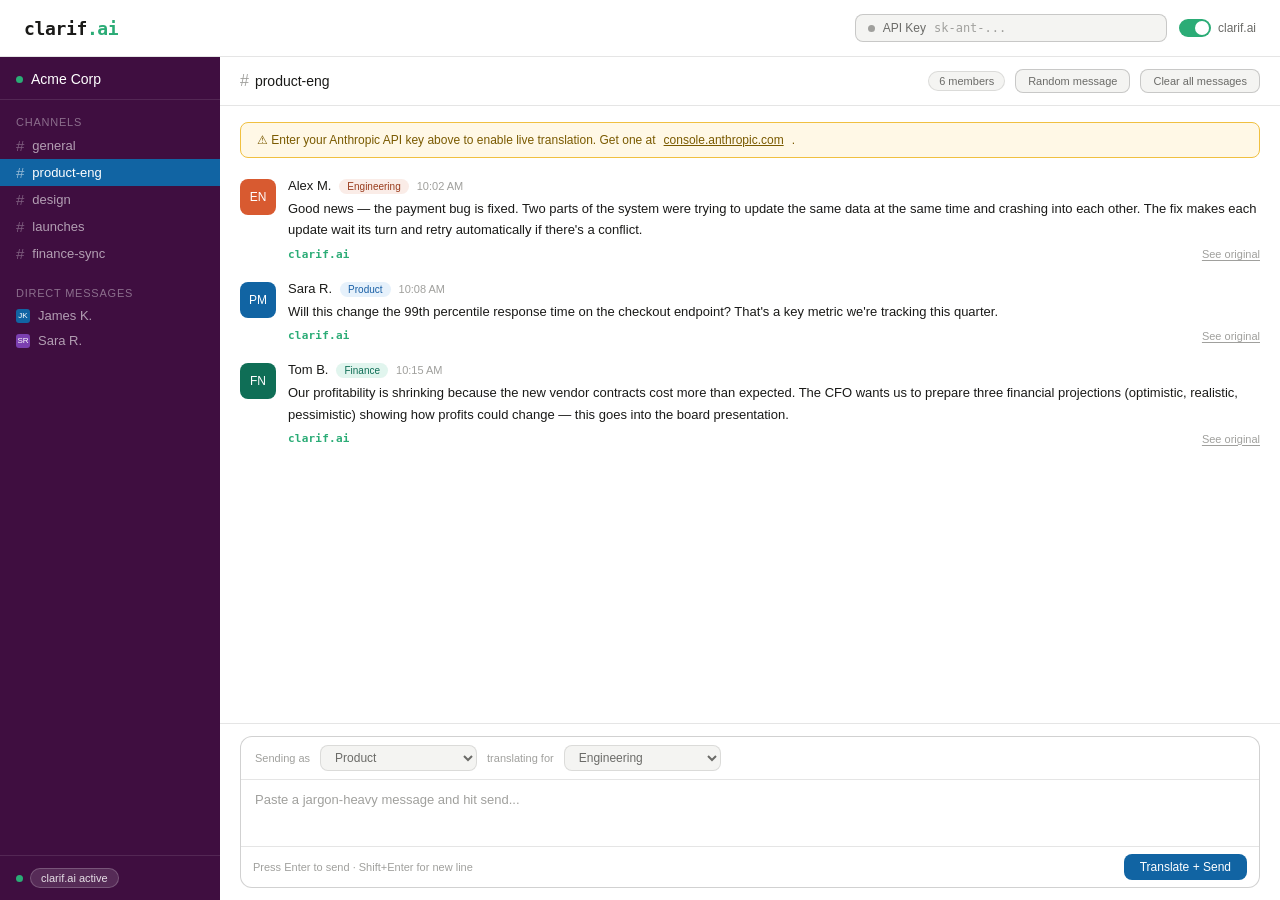
<file: clarif.ai/index.html>
<!DOCTYPE html>
<html lang="en">
<head>
  <meta charset="UTF-8" />
  <meta name="viewport" content="width=device-width, initial-scale=1.0" />
  <title>clarif.ai — speak every department's language</title>
  <style>
    *, *::before, *::after { box-sizing: border-box; margin: 0; padding: 0; }

    :root {
      --bg: #f9f9f8;
      --surface: #ffffff;
      --surface2: #f4f4f2;
      --border: rgba(0,0,0,0.1);
      --border2: rgba(0,0,0,0.18);
      --text: #1a1a18;
      --text2: #6b6b68;
      --text3: #a0a09d;
      --green: #2BAC76;
      --green-bg: #e8f7f1;
      --green-text: #0f6e49;
      --blue: #1164A3;
      --radius-md: 8px;
      --radius-lg: 12px;
      --font: -apple-system, BlinkMacSystemFont, 'Segoe UI', sans-serif;
      --font-mono: 'SF Mono', 'Fira Code', monospace;
    }

    @media (prefers-color-scheme: dark) {
      :root {
        --bg: #1a1a18;
        --surface: #242422;
        --surface2: #2e2e2c;
        --border: rgba(255,255,255,0.1);
        --border2: rgba(255,255,255,0.18);
        --text: #f0f0ee;
        --text2: #a0a09d;
        --text3: #6b6b68;
        --green-bg: #0d3d27;
        --green-text: #5dcaa5;
      }
    }

    body {
      font-family: var(--font);
      background: var(--bg);
      color: var(--text);
      min-height: 100vh;
      display: flex;
      flex-direction: column;
    }

    /* ── TOP NAV ── */
    .nav {
      display: flex;
      align-items: center;
      justify-content: space-between;
      padding: 14px 24px;
      background: var(--surface);
      border-bottom: 0.5px solid var(--border);
    }

    .nav-logo {
      font-size: 18px;
      font-weight: 600;
      color: var(--text);
      letter-spacing: -0.02em;
      font-family: var(--font-mono);
    }

    .nav-logo span { color: var(--green); }

    .nav-right {
      display: flex;
      align-items: center;
      gap: 12px;
    }

    .api-key-wrap {
      display: flex;
      align-items: center;
      gap: 8px;
      background: var(--surface2);
      border: 0.5px solid var(--border2);
      border-radius: var(--radius-md);
      padding: 6px 12px;
    }

    .api-key-wrap label {
      font-size: 12px;
      color: var(--text2);
      white-space: nowrap;
    }

    .api-key-input {
      border: none;
      background: transparent;
      font-size: 12px;
      color: var(--text);
      font-family: var(--font-mono);
      width: 220px;
      outline: none;
    }

    .api-key-input::placeholder { color: var(--text3); }

    .status-dot {
      width: 7px;
      height: 7px;
      border-radius: 50%;
      background: var(--text3);
      flex-shrink: 0;
      transition: background 0.3s;
    }
    .status-dot.active { background: var(--green); animation: pulse 2s infinite; }
    @keyframes pulse { 0%,100%{opacity:1} 50%{opacity:.4} }

    .toggle-wrap {
      display: flex;
      align-items: center;
      gap: 7px;
      font-size: 12px;
      color: var(--text2);
    }

    .toggle {
      position: relative;
      width: 32px;
      height: 18px;
      flex-shrink: 0;
    }
    .toggle input { opacity: 0; width: 0; height: 0; }
    .tog-slider {
      position: absolute;
      inset: 0;
      background: var(--border2);
      border-radius: 18px;
      cursor: pointer;
      transition: background .2s;
    }
    .tog-slider::before {
      content: '';
      position: absolute;
      width: 14px; height: 14px;
      left: 2px; bottom: 2px;
      background: white;
      border-radius: 50%;
      transition: transform .2s;
    }
    input:checked + .tog-slider { background: var(--green); }
    input:checked + .tog-slider::before { transform: translateX(14px); }

    /* ── LAYOUT ── */
    .app {
      display: flex;
      flex: 1;
      height: calc(100vh - 57px);
    }

    /* ── SIDEBAR ── */
    .sidebar {
      width: 220px;
      background: #3F0E40;
      display: flex;
      flex-direction: column;
      flex-shrink: 0;
    }

    .sb-workspace {
      padding: 14px 16px 12px;
      border-bottom: 1px solid rgba(255,255,255,0.1);
      display: flex;
      align-items: center;
      gap: 8px;
    }

    .sb-workspace-name {
      font-size: 14px;
      font-weight: 500;
      color: #fff;
    }

    .sb-section { padding: 16px 0 4px; }

    .sb-section-label {
      font-size: 11px;
      color: rgba(255,255,255,0.4);
      padding: 0 16px;
      text-transform: uppercase;
      letter-spacing: .07em;
      margin-bottom: 4px;
    }

    .sb-item {
      display: flex;
      align-items: center;
      gap: 8px;
      padding: 5px 16px;
      font-size: 13px;
      color: rgba(255,255,255,0.6);
      cursor: pointer;
      transition: background .1s;
    }
    .sb-item:hover { background: rgba(255,255,255,0.07); }
    .sb-item.active { background: #1164A3; color: #fff; }
    .sb-hash { font-size: 15px; opacity: .55; }

    .sb-footer {
      margin-top: auto;
      padding: 12px 16px;
      border-top: 1px solid rgba(255,255,255,0.1);
    }

    .sb-brand {
      display: flex;
      align-items: center;
      gap: 7px;
    }

    .sb-brand-pill {
      background: rgba(255,255,255,0.12);
      border: 1px solid rgba(255,255,255,0.2);
      border-radius: 20px;
      padding: 3px 10px;
      font-size: 11px;
      color: rgba(255,255,255,0.85);
      font-weight: 500;
    }

    /* ── MAIN CHAT ── */
    .chat-main {
      flex: 1;
      display: flex;
      flex-direction: column;
      min-width: 0;
      background: var(--surface);
    }

    .chat-header {
      display: flex;
      align-items: center;
      justify-content: space-between;
      padding: 12px 20px;
      border-bottom: 0.5px solid var(--border);
      flex-shrink: 0;
    }

    .chat-header-title {
      display: flex;
      align-items: center;
      gap: 6px;
      font-size: 14px;
      font-weight: 500;
    }

    .chat-hash { font-size: 16px; color: var(--text3); }

    .members-badge {
      font-size: 11px;
      color: var(--text2);
      background: var(--surface2);
      border: 0.5px solid var(--border);
      border-radius: 20px;
      padding: 3px 10px;
    }

    /* ── MESSAGES ── */
    .messages {
      flex: 1;
      overflow-y: auto;
      padding: 20px;
      display: flex;
      flex-direction: column;
      gap: 20px;
    }

    .msg {
      display: flex;
      gap: 12px;
    }

    .msg-avatar {
      width: 36px;
      height: 36px;
      border-radius: 8px;
      display: flex;
      align-items: center;
      justify-content: center;
      font-size: 12px;
      font-weight: 500;
      color: #fff;
      flex-shrink: 0;
      margin-top: 1px;
    }

    .msg-content { flex: 1; min-width: 0; }

    .msg-meta {
      display: flex;
      align-items: baseline;
      gap: 8px;
      margin-bottom: 4px;
      flex-wrap: wrap;
    }

    .msg-name { font-size: 13px; font-weight: 500; }

    .msg-dept {
      font-size: 10px;
      padding: 2px 8px;
      border-radius: 10px;
      font-weight: 500;
    }

    .msg-time { font-size: 11px; color: var(--text3); }

    .msg-text { font-size: 13px; line-height: 1.65; color: var(--text); }

    /* ── CLARIF FOOTER ── */
    .clarif-logo-text {
      font-size: 11px;
      font-weight: 600;
      color: var(--green);
      font-family: var(--font-mono);
      letter-spacing: .02em;
    }

    .clarif-footer {
      display: flex;
      align-items: center;
      justify-content: space-between;
      margin-top: 7px;
    }

    .see-original-btn {
      font-size: 11px;
      color: var(--text3);
      background: none;
      border: none;
      cursor: pointer;
      padding: 0;
      font-family: var(--font);
      text-decoration: underline;
      text-underline-offset: 2px;
    }
    .see-original-btn:hover { color: var(--text2); }

    .msg-original {
      margin-top: 8px;
      padding: 8px 12px;
      background: var(--surface2);
      border-radius: var(--radius-md);
      font-size: 12px;
      line-height: 1.6;
      color: var(--text2);
      font-style: italic;
    }

    .loading-dots {
      display: inline-flex;
      gap: 4px;
      align-items: center;
    }

    .loading-dots span {
      width: 5px; height: 5px;
      border-radius: 50%;
      background: var(--green);
      animation: dotblink 1.2s infinite;
    }
    .loading-dots span:nth-child(2) { animation-delay: .2s; }
    .loading-dots span:nth-child(3) { animation-delay: .4s; }
    @keyframes dotblink { 0%,80%,100%{opacity:.15} 40%{opacity:1} }

    /* ── COMPOSER ── */
    .composer {
      padding: 12px 20px;
      border-top: 0.5px solid var(--border);
      flex-shrink: 0;
    }

    .composer-box {
      border: 0.5px solid var(--border2);
      border-radius: var(--radius-lg);
      overflow: hidden;
      background: var(--surface);
    }

    .composer-controls {
      display: flex;
      align-items: center;
      gap: 10px;
      padding: 8px 14px;
      border-bottom: 0.5px solid var(--border);
      flex-wrap: wrap;
    }

    .composer-label { font-size: 11px; color: var(--text3); }

    .dept-select {
      font-size: 12px;
      background: var(--surface2);
      border: 0.5px solid var(--border);
      color: var(--text2);
      border-radius: var(--radius-md);
      padding: 4px 10px;
      cursor: pointer;
      outline: none;
      font-family: var(--font);
    }

    .composer-textarea {
      width: 100%;
      border: none;
      background: transparent;
      font-size: 13px;
      color: var(--text);
      padding: 10px 14px;
      resize: none;
      font-family: var(--font);
      outline: none;
      line-height: 1.6;
    }

    .composer-textarea::placeholder { color: var(--text3); }

    .composer-actions {
      display: flex;
      align-items: center;
      justify-content: space-between;
      padding: 7px 12px;
      border-top: 0.5px solid var(--border);
    }

    .composer-hint { font-size: 11px; color: var(--text3); }

    .send-btn {
      font-size: 12px;
      font-weight: 500;
      color: #fff;
      background: var(--blue);
      border: none;
      border-radius: var(--radius-md);
      padding: 6px 16px;
      cursor: pointer;
      transition: opacity .15s;
      font-family: var(--font);
    }

    .send-btn:hover { opacity: .85; }
    .send-btn:disabled { opacity: .45; cursor: not-allowed; }

    /* ── API KEY BANNER ── */
    .api-banner {
      background: #fff8e6;
      border: 0.5px solid #f0c040;
      border-radius: var(--radius-md);
      padding: 10px 16px;
      font-size: 12px;
      color: #7a5a00;
      margin: 16px 20px 0;
      display: flex;
      align-items: center;
      gap: 8px;
    }
    .api-banner.hidden { display: none; }
    .api-banner a { color: #7a5a00; }

    /* ── CLEAR BUTTON ── */
    .clear-btn {
      font-size: 11px;
      font-weight: 500;
      color: var(--text2);
      background: var(--surface2);
      border: 0.5px solid var(--border2);
      border-radius: var(--radius-md);
      padding: 5px 12px;
      cursor: pointer;
      transition: background .15s, color .15s;
      font-family: var(--font);
    }
    .clear-btn:hover { background: #fde8e8; color: #b91c1c; border-color: #f8b4b4; }

    /* ── RANDOM MESSAGE BUTTON ── */
    .random-btn {
      font-size: 11px;
      font-weight: 500;
      color: var(--text2);
      background: var(--surface2);
      border: 0.5px solid var(--border2);
      border-radius: var(--radius-md);
      padding: 5px 12px;
      cursor: pointer;
      transition: background .15s, color .15s;
      font-family: var(--font);
    }
    .random-btn:hover { background: #e8f0fe; color: #1a56c4; border-color: #a8c0f8; }

    /* ── SCROLLBAR ── */
    .messages::-webkit-scrollbar { width: 4px; }
    .messages::-webkit-scrollbar-track { background: transparent; }
    .messages::-webkit-scrollbar-thumb { background: var(--border2); border-radius: 4px; }
  </style>
</head>
<body>

<!-- TOP NAV -->
<nav class="nav">
  <div class="nav-logo">clarif<span>.ai</span></div>
  <div class="nav-right">
    <div class="api-key-wrap">
      <div class="status-dot" id="status-dot"></div>
      <label for="api-key-input">API Key</label>
      <input
        type="password"
        class="api-key-input"
        id="api-key-input"
        placeholder="sk-ant-..."
        autocomplete="off"
        oninput="handleApiKeyInput(this.value)"
      />
    </div>
    <div class="toggle-wrap">
      <label class="toggle">
        <input type="checkbox" id="clarif-toggle" checked onchange="toggleClarif(this.checked)">
        <span class="tog-slider"></span>
      </label>
      clarif.ai
    </div>
  </div>
</nav>

<!-- APP SHELL -->
<div class="app">

  <!-- SIDEBAR -->
  <aside class="sidebar">
    <div class="sb-workspace">
      <div class="status-dot active" style="flex-shrink:0"></div>
      <span class="sb-workspace-name">Acme Corp</span>
    </div>
    <div class="sb-section">
      <div class="sb-section-label">Channels</div>
      <div class="sb-item"><span class="sb-hash">#</span>general</div>
      <div class="sb-item active"><span class="sb-hash">#</span>product-eng</div>
      <div class="sb-item"><span class="sb-hash">#</span>design</div>
      <div class="sb-item"><span class="sb-hash">#</span>launches</div>
      <div class="sb-item"><span class="sb-hash">#</span>finance-sync</div>
    </div>
    <div class="sb-section">
      <div class="sb-section-label">Direct messages</div>
      <div class="sb-item">
        <div style="width:14px;height:14px;border-radius:3px;background:#1164A3;display:flex;align-items:center;justify-content:center;font-size:8px;font-weight:500;color:#fff;flex-shrink:0">JK</div>
        James K.
      </div>
      <div class="sb-item">
        <div style="width:14px;height:14px;border-radius:3px;background:#7B3FB0;display:flex;align-items:center;justify-content:center;font-size:8px;font-weight:500;color:#fff;flex-shrink:0">SR</div>
        Sara R.
      </div>
    </div>
    <div class="sb-footer">
      <div class="sb-brand">
        <div class="status-dot active"></div>
        <div class="sb-brand-pill">clarif.ai active</div>
      </div>
    </div>
  </aside>

  <!-- CHAT -->
  <main class="chat-main">
    <div class="chat-header">
      <div class="chat-header-title">
        <span class="chat-hash">#</span>
        product-eng
      </div>
      <div style="display:flex;align-items:center;gap:10px">
        <div class="members-badge">6 members</div>
        <button class="random-btn" onclick="randomMessage()">Random message</button>
        <button class="clear-btn" onclick="clearMessages()">Clear all messages</button>
      </div>
    </div>

    <!-- API KEY WARNING BANNER -->
    <div class="api-banner" id="api-banner">
      ⚠ Enter your Anthropic API key above to enable live translation.
      Get one at <a href="https://console.anthropic.com" target="_blank">console.anthropic.com</a>.
    </div>

    <div class="messages" id="messages">

      <!-- Seed message 1 -->
      <div class="msg">
        <div class="msg-avatar" style="background:#D85A30">EN</div>
        <div class="msg-content">
          <div class="msg-meta">
            <span class="msg-name">Alex M.</span>
            <span class="msg-dept" style="background:#FAECE7;color:#993C1D">Engineering</span>
            <span class="msg-time">10:02 AM</span>
          </div>
          <div class="msg-text msg-translated">Good news — the payment bug is fixed. Two parts of the system were trying to update the same data at the same time and crashing into each other. The fix makes each update wait its turn and retry automatically if there's a conflict.</div>
          <div class="msg-original" style="display:none">Fixed the race condition in the payment service — it was a deadlock between the mutex on the transaction ledger and the async write-back to the cache. Resolved it with optimistic locking and retry backoff.</div>
          <div class="clarif-footer">
            <span class="clarif-logo-text">clarif.ai</span>
            <button class="see-original-btn" onclick="toggleOriginal(this)">See original</button>
          </div>
        </div>
      </div>

      <!-- Seed message 2 -->
      <div class="msg">
        <div class="msg-avatar" style="background:#1164A3">PM</div>
        <div class="msg-content">
          <div class="msg-meta">
            <span class="msg-name">Sara R.</span>
            <span class="msg-dept" style="background:#E6F1FB;color:#185FA5">Product</span>
            <span class="msg-time">10:08 AM</span>
          </div>
          <div class="msg-text msg-translated">Will this change the 99th percentile response time on the checkout endpoint? That's a key metric we're tracking this quarter.</div>
          <div class="msg-original" style="display:none">Nice! Will this affect our P99 latency on checkout? We've been tracking that for the Q2 OKR.</div>
          <div class="clarif-footer">
            <span class="clarif-logo-text">clarif.ai</span>
            <button class="see-original-btn" onclick="toggleOriginal(this)">See original</button>
          </div>
        </div>
      </div>

      <!-- Seed message 3 -->
      <div class="msg">
        <div class="msg-avatar" style="background:#0F6E56">FN</div>
        <div class="msg-content">
          <div class="msg-meta">
            <span class="msg-name">Tom B.</span>
            <span class="msg-dept" style="background:#E1F5EE;color:#0F6E56">Finance</span>
            <span class="msg-time">10:15 AM</span>
          </div>
          <div class="msg-text msg-translated">Our profitability is shrinking because the new vendor contracts cost more than expected. The CFO wants us to prepare three financial projections (optimistic, realistic, pessimistic) showing how profits could change — this goes into the board presentation.</div>
          <div class="msg-original" style="display:none">Our EBITDA margins are compressing due to elevated COGS from the new vendor contracts, and the CFO wants us to model out base, bear, and bull case scenarios with sensitivity analysis on gross margin for the board deck.</div>
          <div class="clarif-footer">
            <span class="clarif-logo-text">clarif.ai</span>
            <button class="see-original-btn" onclick="toggleOriginal(this)">See original</button>
          </div>
        </div>
      </div>

      <div id="dynamic-messages"></div>
    </div>

    <!-- COMPOSER -->
    <div class="composer">
      <div class="composer-box">
        <div class="composer-controls">
          <span class="composer-label">Sending as</span>
          <select class="dept-select" id="sender-dept">
            <option value="Engineering">Engineering</option>
            <option value="Product" selected>Product</option>
            <option value="Design">Design</option>
            <option value="Finance">Finance</option>
            <option value="Marketing">Marketing</option>
            <option value="Sales">Sales</option>
            <option value="HR & People">HR & People</option>
            <option value="Legal">Legal</option>
            <option value="Operations">Operations</option>
            <option value="Data & Analytics">Data & Analytics</option>
            <option value="Customer Success">Customer Success</option>
            <option value="Executive Leadership">Executive Leadership</option>
            <option value="Noob">Noob 👶</option>
          </select>
          <span class="composer-label">translating for</span>
          <select class="dept-select" id="receiver-dept">
            <option value="Engineering" selected>Engineering</option>
            <option value="Product">Product</option>
            <option value="Design">Design</option>
            <option value="Finance">Finance</option>
            <option value="Marketing">Marketing</option>
            <option value="Sales">Sales</option>
            <option value="HR & People">HR & People</option>
            <option value="Legal">Legal</option>
            <option value="Operations">Operations</option>
            <option value="Data & Analytics">Data & Analytics</option>
            <option value="Customer Success">Customer Success</option>
            <option value="Executive Leadership">Executive Leadership</option>
            <option value="Noob">Noob 👶</option>
          </select>
        </div>
        <textarea
          class="composer-textarea"
          id="composer-input"
          rows="2"
          placeholder="Paste a jargon-heavy message and hit send..."
        ></textarea>
        <div class="composer-actions">
          <span class="composer-hint">Press Enter to send · Shift+Enter for new line</span>
          <button class="send-btn" id="send-btn" onclick="sendMessage()">Translate + Send</button>
        </div>
      </div>
    </div>
  </main>
</div>

<script>
  /* ── DEPT CONFIG ── */
  const DEPTS = {
    'Engineering':          { initials:'EN', color:'#D85A30', bg:'#FAECE7', text:'#993C1D' },
    'Product':              { initials:'PM', color:'#1164A3', bg:'#E6F1FB', text:'#185FA5' },
    'Design':               { initials:'DS', color:'#7B3FB0', bg:'#EEEDFE', text:'#534AB7' },
    'Finance':              { initials:'FN', color:'#0F6E56', bg:'#E1F5EE', text:'#0F6E56' },
    'Marketing':            { initials:'MK', color:'#D4537E', bg:'#FBEAF0', text:'#993556' },
    'Sales':                { initials:'SL', color:'#BA7517', bg:'#FAEEDA', text:'#854F0B' },
    'HR & People':          { initials:'HR', color:'#378ADD', bg:'#E6F1FB', text:'#185FA5' },
    'Legal':                { initials:'LG', color:'#5F5E5A', bg:'#F1EFE8', text:'#444441' },
    'Operations':           { initials:'OP', color:'#3B6D11', bg:'#EAF3DE', text:'#3B6D11' },
    'Data & Analytics':     { initials:'DA', color:'#534AB7', bg:'#EEEDFE', text:'#534AB7' },
    'Customer Success':     { initials:'CS', color:'#993C1D', bg:'#FAECE7', text:'#993C1D' },
    'Executive Leadership': { initials:'EX', color:'#2C2C2A', bg:'#F1EFE8', text:'#444441' },
    'Noob':                 { initials:'NB', color:'#E53E8C', bg:'#FDEAF4', text:'#9C1A5E' },
  };

  /* ── STATE ── */
  let apiKey = localStorage.getItem('clarif_api_key') || '';
  let clarifEnabled = true;

  /* ── INIT ── */
  window.addEventListener('DOMContentLoaded', () => {
    if (apiKey) {
      document.getElementById('api-key-input').value = apiKey;
      document.getElementById('status-dot').classList.add('active');
      document.getElementById('api-banner').classList.add('hidden');
    }
  });

  /* ── API KEY ── */
  function handleApiKeyInput(val) {
    apiKey = val.trim();
    localStorage.setItem('clarif_api_key', apiKey);
    const dot = document.getElementById('status-dot');
    const banner = document.getElementById('api-banner');
    if (apiKey.startsWith('sk-ant-')) {
      dot.classList.add('active');
      banner.classList.add('hidden');
    } else {
      dot.classList.remove('active');
      banner.classList.remove('hidden');
    }
  }

  /* ── TOGGLE ── */
  function toggleClarif(on) {
    clarifEnabled = on;
    document.querySelectorAll('.msg-content').forEach(content => {
      const translated = content.querySelector('.msg-translated');
      const original = content.querySelector('.msg-original');
      const footer = content.querySelector('.clarif-footer');
      if (!translated) return;
      if (on) {
        translated.style.display = 'block';
        if (original) original.style.display = 'none';
        if (footer) footer.style.display = 'flex';
        const btn = footer && footer.querySelector('.see-original-btn');
        if (btn) btn.textContent = 'See original';
      } else {
        translated.style.display = 'none';
        if (original) original.style.display = 'block';
        if (footer) footer.style.display = 'none';
      }
    });
  }

  /* ── TIMESTAMP ── */
  function now() {
    const d = new Date();
    let h = d.getHours(), m = d.getMinutes();
    const s = h >= 12 ? 'PM' : 'AM';
    h = h % 12 || 12;
    return `${h}:${m < 10 ? '0' + m : m} ${s}`;
  }

  /* ── SEND ── */
  async function sendMessage() {
    const input = document.getElementById('composer-input');
    const sender = document.getElementById('sender-dept').value;
    const receiver = document.getElementById('receiver-dept').value;
    const text = input.value.trim();
    if (!text) return;

    const btn = document.getElementById('send-btn');
    btn.disabled = true;
    input.value = '';

    const st = DEPTS[sender] || { initials:'??', color:'#888', bg:'#eee', text:'#333' };
    const msgId = 'msg-' + Date.now();

    const container = document.getElementById('dynamic-messages');
    const div = document.createElement('div');
    div.className = 'msg';
    div.id = msgId;
    div.innerHTML = `
      <div class="msg-avatar" style="background:${st.color}">${st.initials}</div>
      <div class="msg-content">
        <div class="msg-meta">
          <span class="msg-name">${escHtml(sender)}</span>
          <span class="msg-dept" style="background:${st.bg};color:${st.text}">${escHtml(sender)}</span>
          <span class="msg-time">${now()}</span>
        </div>
        ${clarifEnabled ? `
        <div class="msg-text msg-translated" id="clt-${msgId}">
          <div class="loading-dots"><span></span><span></span><span></span></div>
        </div>
        <div class="msg-original" style="display:none">${escHtml(text)}</div>
        <div class="clarif-footer">
          <span class="clarif-logo-text">clarif.ai</span>
          <button class="see-original-btn" onclick="toggleOriginal(this)">See original</button>
        </div>` : `<div class="msg-text">${escHtml(text)}</div>`}
      </div>`;
    container.appendChild(div);
    div.scrollIntoView({ behavior: 'smooth', block: 'end' });

    if (!clarifEnabled) { btn.disabled = false; return; }

    if (!apiKey || !apiKey.startsWith('sk-ant-')) {
      document.getElementById('clt-' + msgId).textContent = 'Add your Anthropic API key in the top bar to enable translation.';
      btn.disabled = false;
      return;
    }

    try {
      const res = await fetch('https://api.anthropic.com/v1/messages', {
        method: 'POST',
        headers: {
          'Content-Type': 'application/json',
          'x-api-key': apiKey,
          'anthropic-version': '2023-06-01',
          'anthropic-dangerous-direct-browser-access': 'true',
        },
        body: JSON.stringify({
          model: 'claude-sonnet-4-20250514',
          max_tokens: 1000,
          system: `You are clarif.ai, an intelligent Slack message translator embedded in a company workspace. Your job is to rewrite messages from one department so they are clearly understood by someone in a different department — preserving the full meaning and accuracy, but translating the vocabulary, tone, and framing to match how the receiving department thinks and communicates. Be concise. Output only the rewritten message text. No preamble, no explanation, no labels.`,
          messages: [{
            role: 'user',
            content: receiver === 'Noob'
              ? `Sender department: ${sender}\n\nOriginal message:\n${text}\n\nRewrite this message so a 5-year-old could understand it. Use the simplest possible words, very short sentences, and fun analogies or comparisons to everyday things kids know (like toys, food, or games). No jargon whatsoever. Keep it warm and friendly.`
              : `Sender department: ${sender}\nReceiver department: ${receiver}\n\nOriginal message:\n${text}\n\nRewrite this message so it is perfectly clear to someone in ${receiver}. Match their vocabulary, priorities, and level of technical or business detail. Keep it natural and conversational.`
          }]
        })
      });

      if (!res.ok) {
        const err = await res.json().catch(() => ({}));
        throw new Error(err?.error?.message || `API error ${res.status}`);
      }

      const data = await res.json();
      const translated = (data.content?.[0]?.text || 'Could not translate.').replace(/^["']+|["']+$/g, '');
      const el = document.getElementById('clt-' + msgId);
      if (el) el.textContent = translated;

    } catch (e) {
      const el = document.getElementById('clt-' + msgId);
      if (el) el.textContent = `Error: ${e.message}`;
    }

    btn.disabled = false;
  }

  /* ── KEYBOARD SHORTCUT ── */
  document.addEventListener('keydown', function(e) {
    if (e.target.id === 'composer-input' && e.key === 'Enter' && !e.shiftKey) {
      e.preventDefault();
      sendMessage();
    }
  });

  /* ── TOGGLE ORIGINAL ── */
  function toggleOriginal(btn) {
    const content = btn.closest('.msg-content');
    const original = content.querySelector('.msg-original');
    const isVisible = original.style.display !== 'none';
    original.style.display = isVisible ? 'none' : 'block';
    btn.textContent = isVisible ? 'See original' : 'Hide original';
  }

  /* ── RANDOM MESSAGE DATA ── */
  const RANDOM_NAMES = ['Jordan L.', 'Maya T.', 'Chris W.', 'Priya N.', 'Sam K.', 'Dana R.', 'Leo M.', 'Fiona B.', 'Omar S.', 'Tessa G.'];
  const RANDOM_POOL = [
    { dept:'Engineering', text:'We need to refactor the monolith into microservices before we can horizontally scale — the current tight coupling between the auth layer and the data access layer is causing cascading failures under peak load.' },
    { dept:'Engineering', text:'The CI/CD pipeline is failing on the integration tests because the test environment lacks prod parity — flaky tests are surfacing due to race conditions in the async event handlers.' },
    { dept:'Finance', text:'Our burn rate has accelerated due to Q3 headcount expansion, and we are now projecting a 14-month runway assuming current ARR growth holds. We need to revisit CAC payback period before the next board review.' },
    { dept:'Finance', text:'The accruals for the SaaS contracts need to be reclassified to deferred revenue — we have a timing mismatch between cash receipts and revenue recognition under ASC 606.' },
    { dept:'Product', text:'We need to prioritize against our North Star metric — the current sprint is over-indexed on tech debt and we are losing velocity on Q2 OKR initiatives.' },
    { dept:'Product', text:'The activation funnel shows a significant drop-off at the aha moment — we need cohort analysis to determine whether it is a UX issue or a value prop misalignment.' },
    { dept:'Marketing', text:'Our MQL-to-SQL conversion is degrading because top-of-funnel content is not resonating with our ICP — we need to realign around pain-point-led narratives and tighten attribution.' },
    { dept:'Sales', text:'The deal is stuck in legal because procurement is pushing back on the MSA indemnification clause. We need to get creative on commercial terms and loop in CSM to show adoption metrics that de-risk the expansion.' },
    { dept:'Legal', text:"The vendor's DPA does not align with our GDPR Article 28 obligations — we need to negotiate standard contractual clauses and ensure sub-processor disclosures are current before executing." },
    { dept:'Data & Analytics', text:'The DAU/MAU ratio is trending down, suggesting retention is the bottleneck — we need to segment by acquisition cohort and run survival analysis to identify where churn is accelerating.' },
    { dept:'HR & People', text:'Our eNPS scores correlate strongly with manager effectiveness ratings, and 360 feedback is surfacing low psychological safety scores in two squads — targeted interventions are needed before attrition risk materializes.' },
    { dept:'Operations', text:'The SLA breach rate on Tier 2 tickets is trending up because our escalation matrix is not aligned with the new org structure — we need to update the RACI and re-run runbook training before peak season.' },
    { dept:'Design', text:'The design system lacks responsive token mappings for our new density scale — without it, we cannot implement the adaptive layout spec and the component library will continue drifting from the Figma source of truth.' },
    { dept:'Customer Success', text:'Our NRR is being dragged down by logo churn in the mid-market segment — QBR cadence is too infrequent to catch risk signals early enough, and our health score model is not weighting product adoption signals correctly.' },
    { dept:'Executive Leadership', text:'We need to pressure-test our GTM assumptions for the enterprise segment before committing to the revised headcount plan — the unit economics only work if we hit the assumed ACV and maintain sub-15 month payback.' },
  ];

  /* ── RANDOM MESSAGE ── */
  async function randomMessage() {
    const entry = RANDOM_POOL[Math.floor(Math.random() * RANDOM_POOL.length)];
    const name  = RANDOM_NAMES[Math.floor(Math.random() * RANDOM_NAMES.length)];
    const receiver = document.getElementById('receiver-dept').value;
    const sender = entry.dept;
    const text = entry.text;

    const st = DEPTS[sender] || { initials:'??', color:'#888', bg:'#eee', text:'#333' };
    const msgId = 'msg-' + Date.now();

    const container = document.getElementById('dynamic-messages');
    const div = document.createElement('div');
    div.className = 'msg';
    div.id = msgId;
    div.innerHTML = `
      <div class="msg-avatar" style="background:${st.color}">${st.initials}</div>
      <div class="msg-content">
        <div class="msg-meta">
          <span class="msg-name">${escHtml(name)}</span>
          <span class="msg-dept" style="background:${st.bg};color:${st.text}">${escHtml(sender)}</span>
          <span class="msg-time">${now()}</span>
        </div>
        ${clarifEnabled ? `
        <div class="msg-text msg-translated" id="clt-${msgId}">
          <div class="loading-dots"><span></span><span></span><span></span></div>
        </div>
        <div class="msg-original" style="display:none">${escHtml(text)}</div>
        <div class="clarif-footer">
          <span class="clarif-logo-text">clarif.ai</span>
          <button class="see-original-btn" onclick="toggleOriginal(this)">See original</button>
        </div>` : `<div class="msg-text">${escHtml(text)}</div>`}
      </div>`;
    container.appendChild(div);
    div.scrollIntoView({ behavior: 'smooth', block: 'end' });

    if (!clarifEnabled) return;

    if (!apiKey || !apiKey.startsWith('sk-ant-')) {
      document.getElementById('clt-' + msgId).textContent = 'Add your Anthropic API key in the top bar to enable translation.';
      return;
    }

    try {
      const res = await fetch('https://api.anthropic.com/v1/messages', {
        method: 'POST',
        headers: {
          'Content-Type': 'application/json',
          'x-api-key': apiKey,
          'anthropic-version': '2023-06-01',
          'anthropic-dangerous-direct-browser-access': 'true',
        },
        body: JSON.stringify({
          model: 'claude-sonnet-4-20250514',
          max_tokens: 1000,
          system: `You are clarif.ai, an intelligent Slack message translator embedded in a company workspace. Your job is to rewrite messages from one department so they are clearly understood by someone in a different department — preserving the full meaning and accuracy, but translating the vocabulary, tone, and framing to match how the receiving department thinks and communicates. Be concise. Output only the rewritten message text. No preamble, no explanation, no labels.`,
          messages: [{
            role: 'user',
            content: receiver === 'Noob'
              ? `Sender department: ${sender}\n\nOriginal message:\n${text}\n\nRewrite this message so a 5-year-old could understand it. Use the simplest possible words, very short sentences, and fun analogies or comparisons to everyday things kids know (like toys, food, or games). No jargon whatsoever. Keep it warm and friendly.`
              : `Sender department: ${sender}\nReceiver department: ${receiver}\n\nOriginal message:\n${text}\n\nRewrite this message so it is perfectly clear to someone in ${receiver}. Match their vocabulary, priorities, and level of technical or business detail. Keep it natural and conversational.`
          }]
        })
      });

      if (!res.ok) {
        const err = await res.json().catch(() => ({}));
        throw new Error(err?.error?.message || `API error ${res.status}`);
      }

      const data = await res.json();
      const translated = (data.content?.[0]?.text || 'Could not translate.').replace(/^["']+|["']+$/g, '');
      const el = document.getElementById('clt-' + msgId);
      if (el) el.textContent = translated;
    } catch (e) {
      const el = document.getElementById('clt-' + msgId);
      if (el) el.textContent = `Error: ${e.message}`;
    }
  }

  /* ── CLEAR MESSAGES ── */
  function clearMessages() {
    document.getElementById('messages').innerHTML = '<div id="dynamic-messages"></div>';
  }

  /* ── ESCAPE HTML ── */
  function escHtml(str) {
    return str.replace(/&/g,'&amp;').replace(/</g,'&lt;').replace(/>/g,'&gt;').replace(/"/g,'&quot;');
  }
</script>
</body>
</html>
</file>
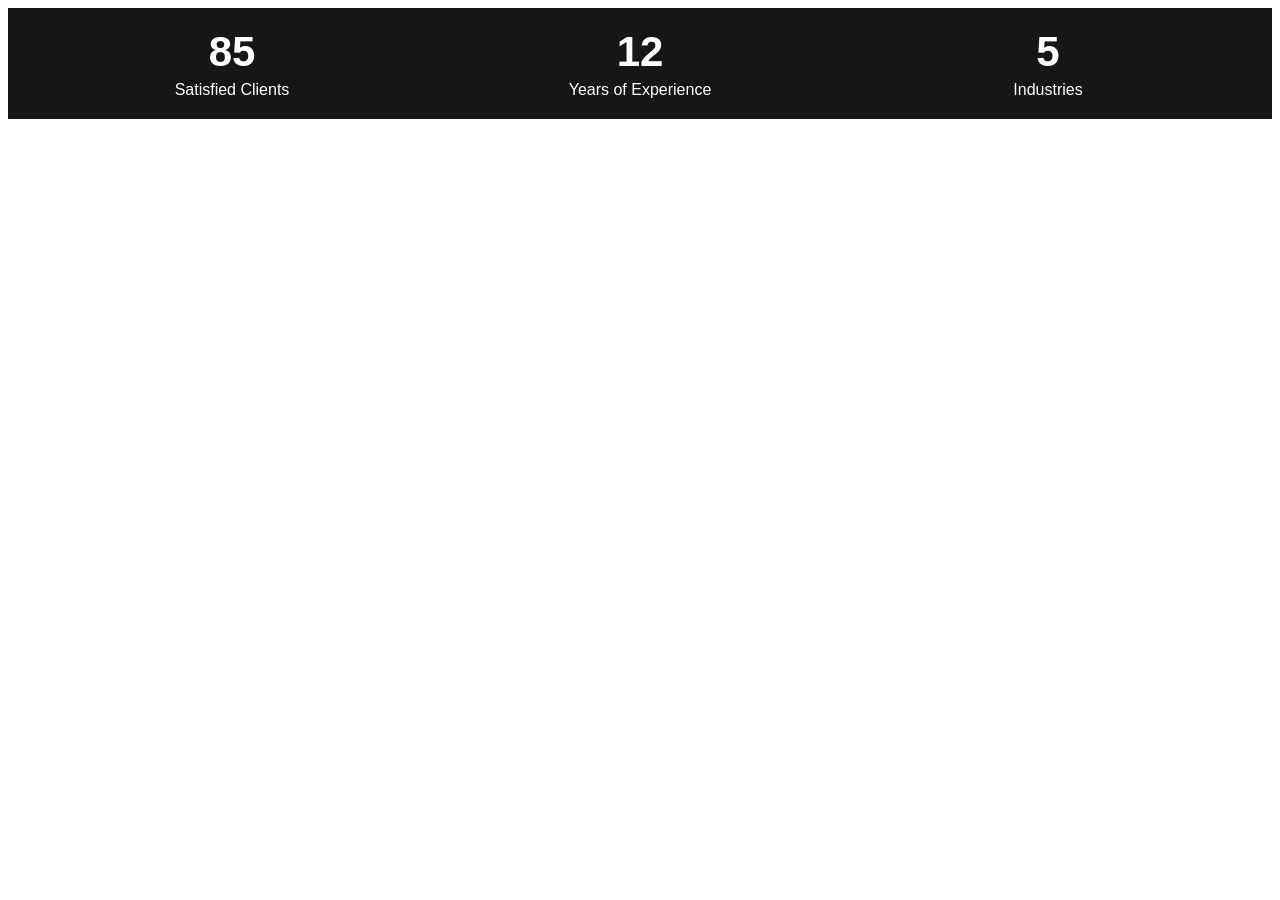
<file: frontend/snippets/success-numbers.html>
<!DOCTYPE html>
<html lang="en">
<head>
    <meta charset="UTF-8">
    <meta name="viewport" content="width=device-width, initial-scale=1.0">
    <title>Number Counter Banner</title>
    <style>
        .counter-banner {
            background-color: #161616;  /* Adjust background color as needed */
            display: flex;
            justify-content: space-around;
            align-items: center;
            padding: 20px;          /* Adjust padding as needed */
        }

        .counter {
            text-align: center;
            flex: 1;  /* Allow counters to take up equal space */
        }

        .number {
            font-size: 42px;
            font-family: 'Roboto', sans-serif; 
            color: white;
            font-weight: bold;
            margin-bottom: 5px;
        }

        .label {
            font-size: 16px; 
            color: white;
            font-family: 'Roboto Mono', sans-serif;  
        }

        @media (max-width: 768px) { 
            .counter-banner {
                flex-direction: column;
                align-items: stretch; 
            }

            .counter {
                text-align: center;
                margin-bottom: 10px; 
            }
        }
        
    </style>
</head>
<body>
    <div class="counter-banner">
        <div class="counter">
            <div class="number" data-target="85">0</div>
            <div class="label">Satisfied Clients</div>
        </div>
        <div class="counter">
            <div class="number" data-target="12">0</div>
            <div class="label">Years of Experience</div>
        </div>
        <div class="counter">
            <div class="number" data-target="5">0</div>
            <div class="label">Industries</div>
        </div>
    </div>

    <script>
        const counters = document.querySelectorAll('.number');
        const speed = 200;

        counters.forEach(counter => {
           const updateCount = () => {
               const target = +counter.getAttribute('data-target');
               const count = +counter.innerText;
               const increment = target / speed;

               if (count < target) {
                   counter.innerText = Math.ceil(count + increment);
                   setTimeout(updateCount, 1);
               } else {
                   counter.innerText = target;
               }
           } 
           updateCount();
        });
    </script>
</body>
</html>
</file>
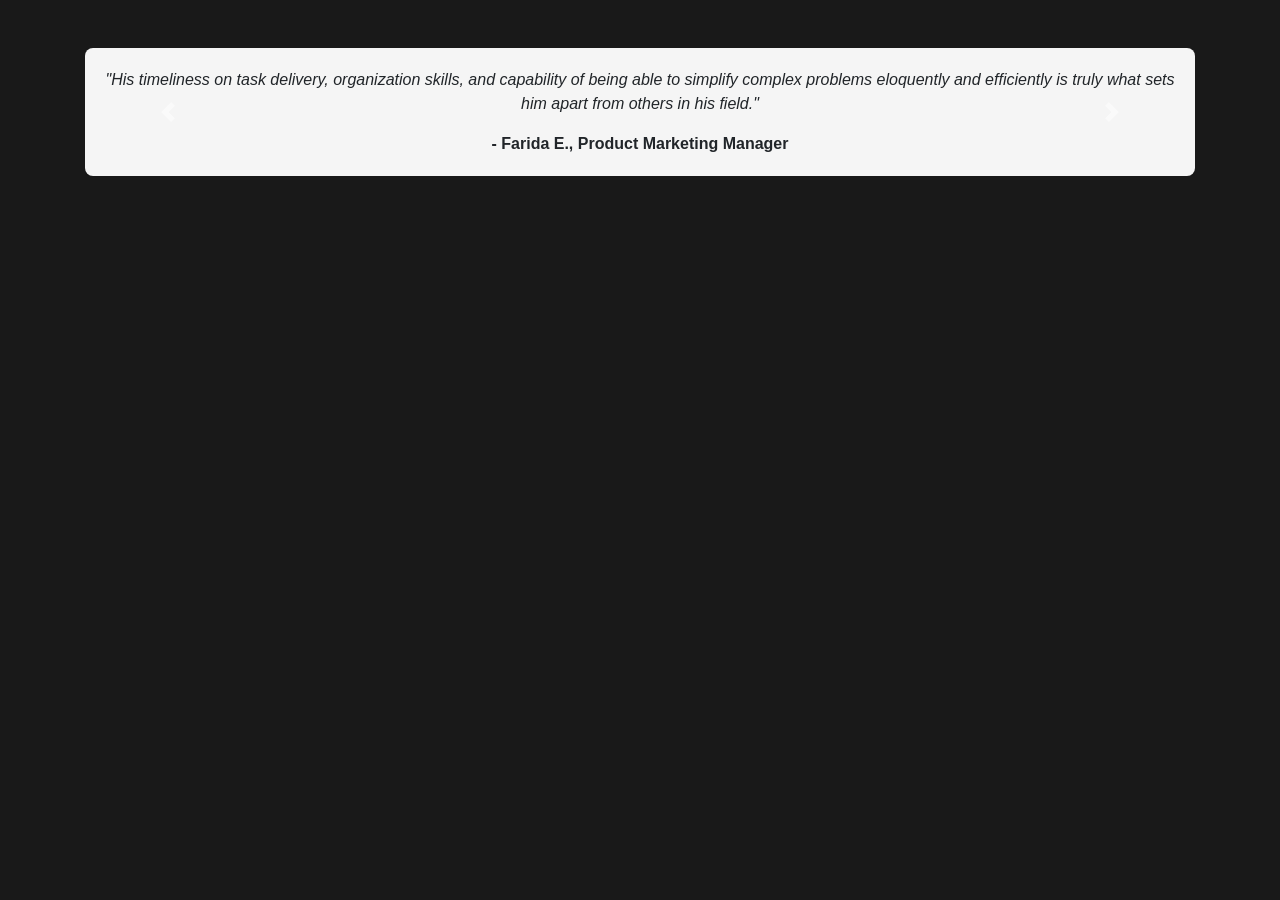
<file: frontend/snippets/testimonials.html>
<!DOCTYPE html>
<html lang="en">
<head>
    <meta charset="UTF-8">
    <meta name="viewport" content="width=device-width, initial-scale=1.0">
    <title>Testimonial Carousel</title>
    <link rel="stylesheet" href="https://stackpath.bootstrapcdn.com/bootstrap/4.5.2/css/bootstrap.min.css">
    <style>
       body {
            background-color: #191919;
       }
       .carousel-inner {
            max-height: 500px; /* Adjust height as needed */
        }
        .testimonial-card {
            background-color: #f5f5f5;
            border-radius: 8px;
            padding: 20px;
            box-shadow: 0px 2px 5px rgba(0, 0, 0, 0.1);
        }
        .testimonial-quote {
            font-style: italic;
            font-family: 'Roboto Mono', sans-serif; 
        }
        .testimonial-author {
            font-weight: bold;
            font-family: 'Roboto', sans-serif; 
        }
    </style>
</head>
<body>
    <section class="container py-5">
        <div id="testimonialCarousel" class="carousel slide" data-ride="carousel">
            <div class="carousel-inner">
                <div class="carousel-item active">
                    <div class="testimonial-card text-center">
                        <p class="testimonial-quote">
                            "His timeliness on task delivery, organization skills, and capability of being able to simplify complex problems eloquently and efficiently is truly what sets him apart from others in his field."
                        </p>
                        <div class="testimonial-author"> - Farida E., Product Marketing Manager</div>
                    </div>
                </div>
                <div class="carousel-item">
                    <div class="testimonial-card text-center">
                        <p class="testimonial-quote">
                            "His capacity to work under stress/pressure and his handling of tough situations is second to none."
                        </p>
                        <div class="testimonial-author"> - Frédéric T., VP of Engineering</div>
                    </div>
                </div>
                <div class="carousel-item">
                    <div class="testimonial-card text-center">
                        <p class="testimonial-quote">
                            "He never loses sight of the business context surrounding each task he performs, making sure that he has not only identified the right problem but is also tackling it in the best way he knows how."
                        </p>
                        <div class="testimonial-author"> - Ibrahim Z., Content Strategist</div>
                    </div>
                </div>
                <div class="carousel-item">
                    <div class="testimonial-card text-center">
                        <p class="testimonial-quote">
                            "His communication skills are top-notch, and he is extremely driven to get things done despite obstacles."
                        </p>
                        <div class="testimonial-author"> - Alex B., Product Leader</div>
                    </div>
                </div>
                <div class="carousel-item">
                    <div class="testimonial-card text-center">
                        <p class="testimonial-quote">
                            "He is always looking for new ideas and has a great sense of user empathy which helps him identify customer needs."
                        </p>
                        <div class="testimonial-author"> - Rana S., Quality Control Engineer</div>
                    </div>
                </div>
                <div class="carousel-item">
                    <div class="testimonial-card text-center">
                        <p class="testimonial-quote">
                            "He consistently gave 100 percent effort to the team and played a significant role in ensuring that we deliver projects on time."
                        </p>
                        <div class="testimonial-author"> - Sara R., Director of Partnerships & Customer Success</div>
                    </div>
                </div>
                <div class="carousel-item">
                    <div class="testimonial-card text-center">
                        <p class="testimonial-quote">
                            "He's flexible and responsive to new ideas that could really help and leave a great impact on the team and product."
                        </p>
                        <div class="testimonial-author"> - Aya E., Product Designer</div>
                    </div>
                </div>
                <div class="carousel-item">
                    <div class="testimonial-card text-center">
                        <p class="testimonial-quote">
                            "I was amazed by his creativity and his mindset to create solutions."
                        </p>
                        <div class="testimonial-author"> - Cássia F., Sales Account Executive</div>
                    </div>
                </div>
                <div class="carousel-item">
                    <div class="testimonial-card text-center">
                        <p class="testimonial-quote">
                            "His reputation always precedes him. He is highly motivated, proactive, responsible and committed persons who always exceeds all kinds of expectations."
                        </p>
                        <div class="testimonial-author"> - Khaled E., Frontend Engineer</div>
                    </div>
                </div>
                <div class="carousel-item">
                    <div class="testimonial-card text-center">
                        <p class="testimonial-quote">
                            "He is incredibly dependable and goes out of his way to help team members, happily takes on new tasks, and proactively thinks up innovative ideas for improving processes."
                        </p>
                        <div class="testimonial-author"> - Ashley K., Project Manager</div>
                    </div>
                </div>
                <div class="carousel-item">
                    <div class="testimonial-card text-center">
                        <p class="testimonial-quote">
                            "He is full of good ideas and helpful feedback, and his dedication not only to the work at hand but to the wellbeing of his teammates is exceptional."
                        </p>
                        <div class="testimonial-author"> - Kellie D., Data Protection Officer</div>
                    </div>
                </div>
                <div class="carousel-item">
                    <div class="testimonial-card text-center">
                        <p class="testimonial-quote">
                            "He is incredibly adept at excelling at his own functions, while making my role easy and seamless."
                        </p>
                        <div class="testimonial-author"> - Zia M., Privacy Counsel</div>
                    </div>
                </div>
                <div class="carousel-item">
                    <div class="testimonial-card text-center">
                        <p class="testimonial-quote">
                            "His confidence is fact-based, which makes him a credible and reliable teammate."
                        </p>
                        <div class="testimonial-author"> - Nick M., Business Operations Strategist</div>
                    </div>
                </div>
                <div class="carousel-item">
                    <div class="testimonial-card text-center">
                        <p class="testimonial-quote">
                            "Sherif has demonstrated true talent and leadership. He was thoroughly attentive to details, conscientious, and rather meticulous when it comes to finding a solution out of a problem"
                        </p>
                        <div class="testimonial-author"> - Sandra E., Customer Success Engineer</div>
                    </div>
                </div>
                </div>
            <a class="carousel-control-prev" href="#testimonialCarousel" role="button" data-slide="prev">
                <span class="carousel-control-prev-icon" aria-hidden="true"></span>
                <span class="sr-only">Previous</span>
            </a>
            <a class="carousel-control-next" href="#testimonialCarousel" role="button" data-slide="next">
                <span class="carousel-control-next-icon" aria-hidden="true"></span>
                <span class="sr-only">Next</span>
            </a>
        </div>
    </section>

    <script src="https://code.jquery.com/jquery-3.5.1.slim.min.js"></script>
    <script src="https://cdn.jsdelivr.net/npm/popper.js@1.16.1/dist/umd/popper.min.js"></script>
    <script src="https://stackpath.bootstrapcdn.com/bootstrap/4.5.2/js/bootstrap.min.js"></script>
</body>
</html>
</file>
